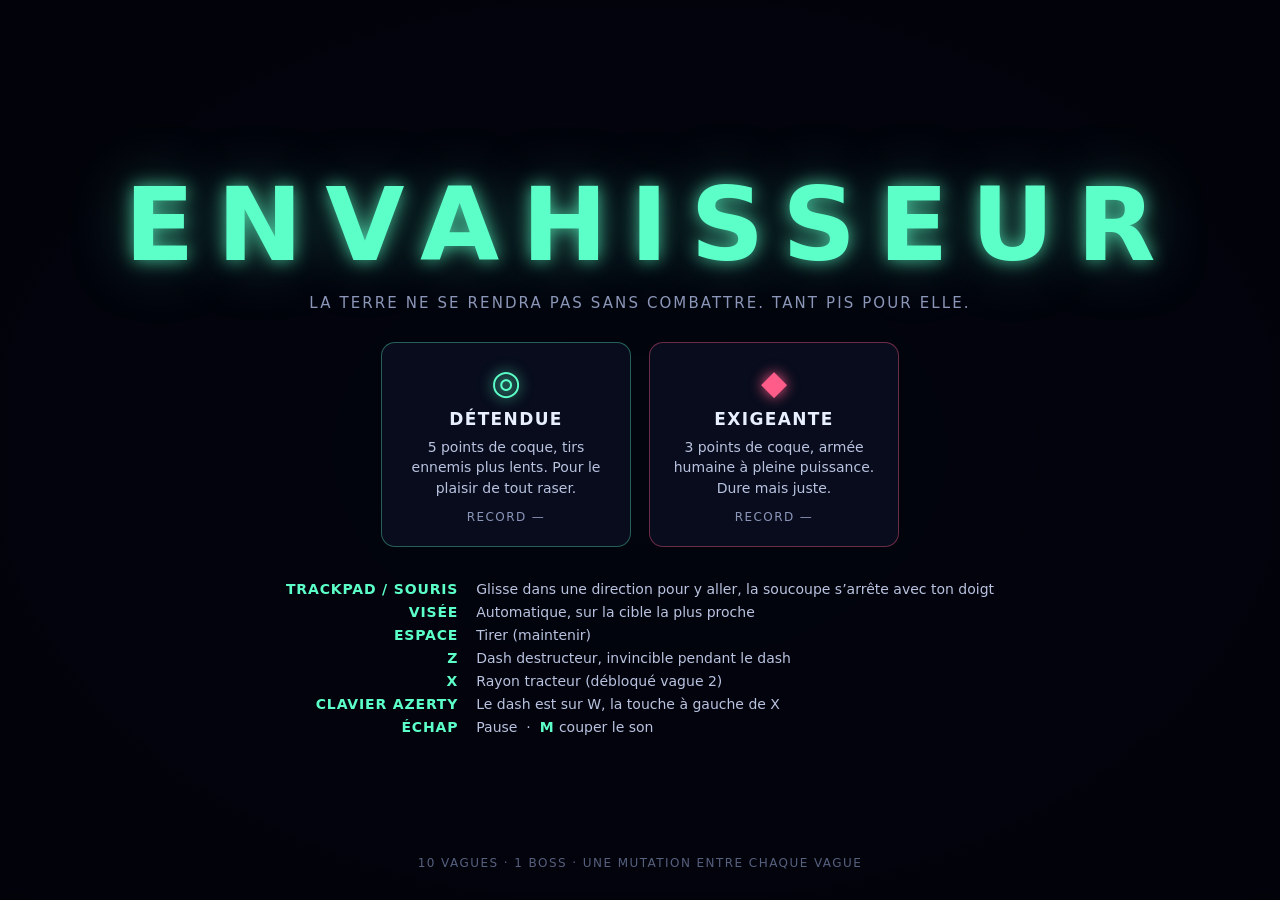
<file: index.html>
<!DOCTYPE html>
<html lang="fr">
<head>
  <meta charset="utf-8">
  <meta name="viewport" content="width=device-width, initial-scale=1">
  <meta name="description" content="Mini jeu d'arcade néon : tu pilotes la soucoupe alien qui envahit la Terre.">
  <title>ENVAHISSEUR</title>
  <link rel="stylesheet" href="css/base.css">
  <link rel="stylesheet" href="css/screens.css">
  <link rel="stylesheet" href="css/components.css">
  <link rel="stylesheet" href="css/outcome.css">
  <script type="module" src="js/main.js"></script>
</head>
<body>
  <canvas id="game"></canvas>

  <section id="menu" class="screen on">
    <h1>ENVAHISSEUR</h1>
    <p class="sub">La Terre ne se rendra pas sans combattre. Tant pis pour elle.</p>
    <div class="row">
      <button class="card" data-diff="easy">
        <div class="ico">◎</div>
        <div class="name">Détendue</div>
        <div class="desc">5 points de coque, tirs ennemis plus lents. Pour le plaisir de tout raser.</div>
        <div class="lvl" id="best-easy">RECORD —</div>
      </button>
      <button class="card hard" data-diff="hard">
        <div class="ico">◆</div>
        <div class="name">Exigeante</div>
        <div class="desc">3 points de coque, armée humaine à pleine puissance. Dure mais juste.</div>
        <div class="lvl" id="best-hard">RECORD —</div>
      </button>
    </div>
    <div class="controls">
      <b>TRACKPAD / SOURIS</b><span>Glisse dans une direction pour y aller, la soucoupe s’arrête avec ton doigt</span>
      <b>VISÉE</b><span>Automatique, sur la cible la plus proche</span>
      <b>ESPACE</b><span>Tirer (maintenir)</span>
      <b id="key-dash">Z</b><span>Dash destructeur, invincible pendant le dash</span>
      <b id="key-beam">X</b><span>Rayon tracteur (débloqué vague 2)</span>
      <b id="key-note">CLAVIER AZERTY</b><span id="key-note2">Le dash est sur W, la touche à gauche de X</span>
      <b>ÉCHAP</b><span>Pause &nbsp;·&nbsp; <b>M</b> couper le son</span>
    </div>
    <p class="foot">10 VAGUES · 1 BOSS · UNE MUTATION ENTRE CHAQUE VAGUE</p>
  </section>

  <section id="upgrade" class="screen">
    <h2 id="up-title">VAGUE NETTOYÉE</h2>
    <p class="sub">Choisis une mutation</p>
    <div class="row" id="up-cards"></div>
  </section>

  <section id="pause" class="screen">
    <h2>PAUSE</h2>
    <p class="sub" id="pause-sub">Vague 1</p>
    <div class="col">
      <button class="btn" id="btn-resume">Reprendre</button>
      <button class="btn" id="btn-restart">Recommencer</button>
      <button class="btn" id="btn-quit">Menu principal</button>
    </div>
  </section>

  <section id="outcome" class="screen outcome">
    <h1 class="outcome-title" id="outcome-title">GAME OVER</h1>
    <p class="outcome-sub" id="outcome-sub"></p>
    <p class="outcome-hint">Espace ou clic pour continuer</p>
    <div class="outcome-timer" id="outcome-timer"></div>
  </section>

  <section id="end" class="screen">
    <h2 id="end-title">SOUCOUPE DÉTRUITE</h2>
    <p class="sub tight" id="end-sub"></p>
    <div class="record" id="end-record"></div>
    <div class="stats" id="end-stats"></div>
    <p class="taken" id="end-taken"></p>
    <div class="row">
      <button class="btn" id="btn-again">Rejouer</button>
      <button class="btn" id="btn-menu">Menu principal</button>
    </div>
  </section>
</body>
</html>
</file>
<file: css/base.css>
/* Variables de thème, remise à zéro et canvas du jeu. */

:root {
  --alien: #5cffc8;
  --danger: #ff3b5c;
  --warm: #ffb14a;
  --ink: #e8f0ff;
  --ink-soft: #b9c3e0;
  --mute: #8b96b8;
  --faint: #56607f;
  --bg: #02030a;
  --panel: rgba(10, 14, 32, 0.86);
  --font: "Avenir Next", "Segoe UI", system-ui, -apple-system, sans-serif;
}

* { box-sizing: border-box; }

html, body {
  margin: 0;
  height: 100%;
  overflow: hidden;
  background: var(--bg);
  color: var(--ink);
  font-family: var(--font);
  user-select: none;
  -webkit-user-select: none;
}

#game {
  position: absolute;
  left: 50%;
  top: 50%;
  transform: translate(-50%, -50%);
  display: block;
  cursor: none;
}
</file>
<file: css/screens.css>
/* Écrans superposés au jeu (menu, mutation, pause, fin) et leur mise en page. */

.screen {
  position: fixed;
  inset: 0;
  z-index: 5;
  display: none;
  flex-direction: column;
  align-items: center;
  justify-content: center;
  padding: 24px;
  text-align: center;
  background: radial-gradient(ellipse at center, rgba(4, 6, 18, 0.55), rgba(2, 3, 10, 0.9));
  backdrop-filter: blur(5px);
  -webkit-backdrop-filter: blur(5px);
}

.screen.on { display: flex; }

h1 {
  margin: 0;
  padding-left: 0.22em;
  font-size: clamp(40px, 8vw, 104px);
  font-weight: 800;
  letter-spacing: 0.22em;
  color: var(--alien);
  text-shadow: 0 0 18px rgba(92, 255, 200, 0.75), 0 0 60px rgba(92, 255, 200, 0.35);
}

h2 {
  margin: 0 0 6px;
  padding-left: 0.18em;
  font-size: clamp(24px, 4vw, 46px);
  font-weight: 800;
  letter-spacing: 0.18em;
}

.sub {
  margin: 10px 0 30px;
  font-size: 15px;
  letter-spacing: 0.14em;
  text-transform: uppercase;
  color: var(--mute);
}

.sub.tight { margin-bottom: 8px; }

.row { display: flex; flex-wrap: wrap; justify-content: center; gap: 18px; }
.col { display: flex; flex-direction: column; align-items: center; gap: 12px; }

.foot {
  position: absolute;
  bottom: 18px;
  left: 0;
  right: 0;
  font-size: 12px;
  letter-spacing: 0.12em;
  color: var(--faint);
}

.win h2 { color: var(--alien); text-shadow: 0 0 22px rgba(92, 255, 200, 0.7); }
.lose h2 { color: var(--danger); text-shadow: 0 0 22px rgba(255, 59, 92, 0.7); }
</file>
<file: css/components.css>
/* Composants réutilisables : cartes, boutons, aide des contrôles, statistiques. */

/* Carte de choix (difficulté ou mutation). --c donne la couleur d'accent. */
.card {
  width: 250px;
  padding: 22px 20px;
  border: 1.5px solid rgba(92, 255, 200, 0.35);
  border-radius: 14px;
  background: var(--panel);
  color: var(--ink);
  font-family: inherit;
  text-align: center;
  cursor: pointer;
  transition: transform 0.12s ease, border-color 0.12s ease, box-shadow 0.12s ease;
}

.card:hover,
.card:focus-visible {
  outline: none;
  transform: translateY(-5px);
  border-color: var(--c, var(--alien));
  box-shadow: 0 0 26px color-mix(in srgb, var(--c, var(--alien)) 45%, transparent);
}

.card.hard { --c: #ff5c8a; border-color: rgba(255, 92, 138, 0.4); }

.card .key {
  display: inline-block;
  margin-bottom: 12px;
  padding: 2px 7px;
  border: 1px solid rgba(139, 150, 184, 0.4);
  border-radius: 5px;
  font-size: 11px;
  letter-spacing: 0.12em;
  color: var(--mute);
}

.card .ico {
  margin-bottom: 10px;
  font-size: 34px;
  line-height: 1;
  color: var(--c, var(--alien));
  text-shadow: 0 0 14px var(--c, var(--alien));
}

.card .name { margin-bottom: 8px; font-size: 17px; font-weight: 800; letter-spacing: 0.08em; text-transform: uppercase; }
.card .desc { min-height: 40px; font-size: 14px; line-height: 1.45; color: var(--ink-soft); }
.card .lvl { margin-top: 12px; font-size: 12px; letter-spacing: 0.12em; color: var(--mute); }

.btn {
  min-width: 220px;
  padding: 13px 26px;
  border: 1.5px solid rgba(92, 255, 200, 0.4);
  border-radius: 10px;
  background: var(--panel);
  color: var(--ink);
  font-family: inherit;
  font-size: 15px;
  font-weight: 700;
  letter-spacing: 0.14em;
  text-transform: uppercase;
  cursor: pointer;
  transition: border-color 0.12s, box-shadow 0.12s, transform 0.12s;
}

.btn:hover,
.btn:focus-visible {
  outline: none;
  transform: translateY(-2px);
  border-color: var(--alien);
  box-shadow: 0 0 20px rgba(92, 255, 200, 0.4);
}

/* Aide des contrôles sur l'écran titre : touche à gauche, action à droite. */
.controls {
  display: grid;
  grid-template-columns: auto auto;
  gap: 7px 18px;
  margin-top: 34px;
  font-size: 14px;
  text-align: left;
  color: var(--ink-soft);
}

.controls b { font-weight: 700; letter-spacing: 0.06em; color: var(--alien); }
.controls > b { text-align: right; }

/* Écran de fin */
.stats {
  display: grid;
  grid-template-columns: repeat(3, minmax(130px, 1fr));
  gap: 12px;
  margin: 22px 0 16px;
}

.stat { padding: 12px 16px; border: 1px solid rgba(139, 150, 184, 0.25); border-radius: 10px; background: var(--panel); }
.stat .v { font-size: 26px; font-weight: 800; font-variant-numeric: tabular-nums; }
.stat .l { margin-top: 2px; font-size: 11px; letter-spacing: 0.14em; text-transform: uppercase; color: var(--mute); }

.taken { max-width: 640px; margin-bottom: 22px; font-size: 13px; line-height: 1.6; color: var(--ink-soft); }

.record {
  height: 18px;
  font-size: 14px;
  font-weight: 800;
  letter-spacing: 0.2em;
  color: var(--warm);
  text-shadow: 0 0 12px rgba(255, 177, 74, 0.7);
}
</file>
<file: css/outcome.css>
/* Écran GAME OVER / YOU WIN, affiché entre la fin de partie et les scores.
   --accent donne la couleur (rouge ou vert), --duration la durée avant les scores. */

.screen.outcome {
  --accent: var(--danger);
  --accent-glow: rgba(255, 59, 92, 0.7);
  /* le jeu figé reste visible derrière, assombri */
  background: radial-gradient(ellipse at center, rgba(2, 3, 10, 0.35), rgba(2, 3, 10, 0.88));
  backdrop-filter: none;
  -webkit-backdrop-filter: none;
  cursor: pointer;
  animation: outcome-fade 0.5s ease-out both;
}

.screen.outcome.win {
  --accent: var(--alien);
  --accent-glow: rgba(92, 255, 200, 0.7);
}

.outcome-title {
  font-size: clamp(40px, 9vw, 168px);
  white-space: nowrap;
  letter-spacing: 0.16em;
  padding-left: 0.16em;
  color: var(--accent);
  text-shadow: 0 0 24px var(--accent-glow), 0 0 90px var(--accent-glow);
  animation:
    outcome-zoom 0.7s cubic-bezier(0.2, 0.9, 0.3, 1.2) both,
    outcome-flicker 2.6s linear 0.7s infinite;
}

.outcome-sub {
  margin: 18px 0 0;
  font-size: clamp(16px, 2vw, 22px);
  letter-spacing: 0.08em;
  color: var(--ink);
  animation: outcome-rise 0.6s ease-out 0.6s both;
}

.outcome-hint {
  margin: 48px 0 0;
  font-size: 13px;
  letter-spacing: 0.2em;
  text-transform: uppercase;
  color: var(--mute);
  animation: outcome-rise 0.6s ease-out 1s both, outcome-pulse 1.6s ease-in-out 1.6s infinite;
}

/* fine barre qui se remplit jusqu'au passage automatique aux scores */
.outcome-timer {
  position: absolute;
  left: 0;
  bottom: 0;
  width: 100%;
  height: 3px;
  background: var(--accent);
  box-shadow: 0 0 12px var(--accent-glow);
  transform-origin: left;
  animation: outcome-timer var(--duration, 3.5s) linear both;
}

@keyframes outcome-fade { from { opacity: 0; } }

@keyframes outcome-zoom {
  from { opacity: 0; transform: scale(1.8); filter: blur(12px); }
  to { opacity: 1; transform: scale(1); filter: blur(0); }
}

@keyframes outcome-flicker {
  0%, 92%, 100% { opacity: 1; }
  93% { opacity: 0.55; }
  95% { opacity: 1; }
  97% { opacity: 0.7; }
}

@keyframes outcome-rise { from { opacity: 0; transform: translateY(12px); } }

@keyframes outcome-pulse { 50% { opacity: 0.45; } }

@keyframes outcome-timer { from { transform: scaleX(0); } to { transform: scaleX(1); } }

@media (prefers-reduced-motion: reduce) {
  .screen.outcome,
  .outcome-title,
  .outcome-sub,
  .outcome-hint { animation: none; }
}
</file>
